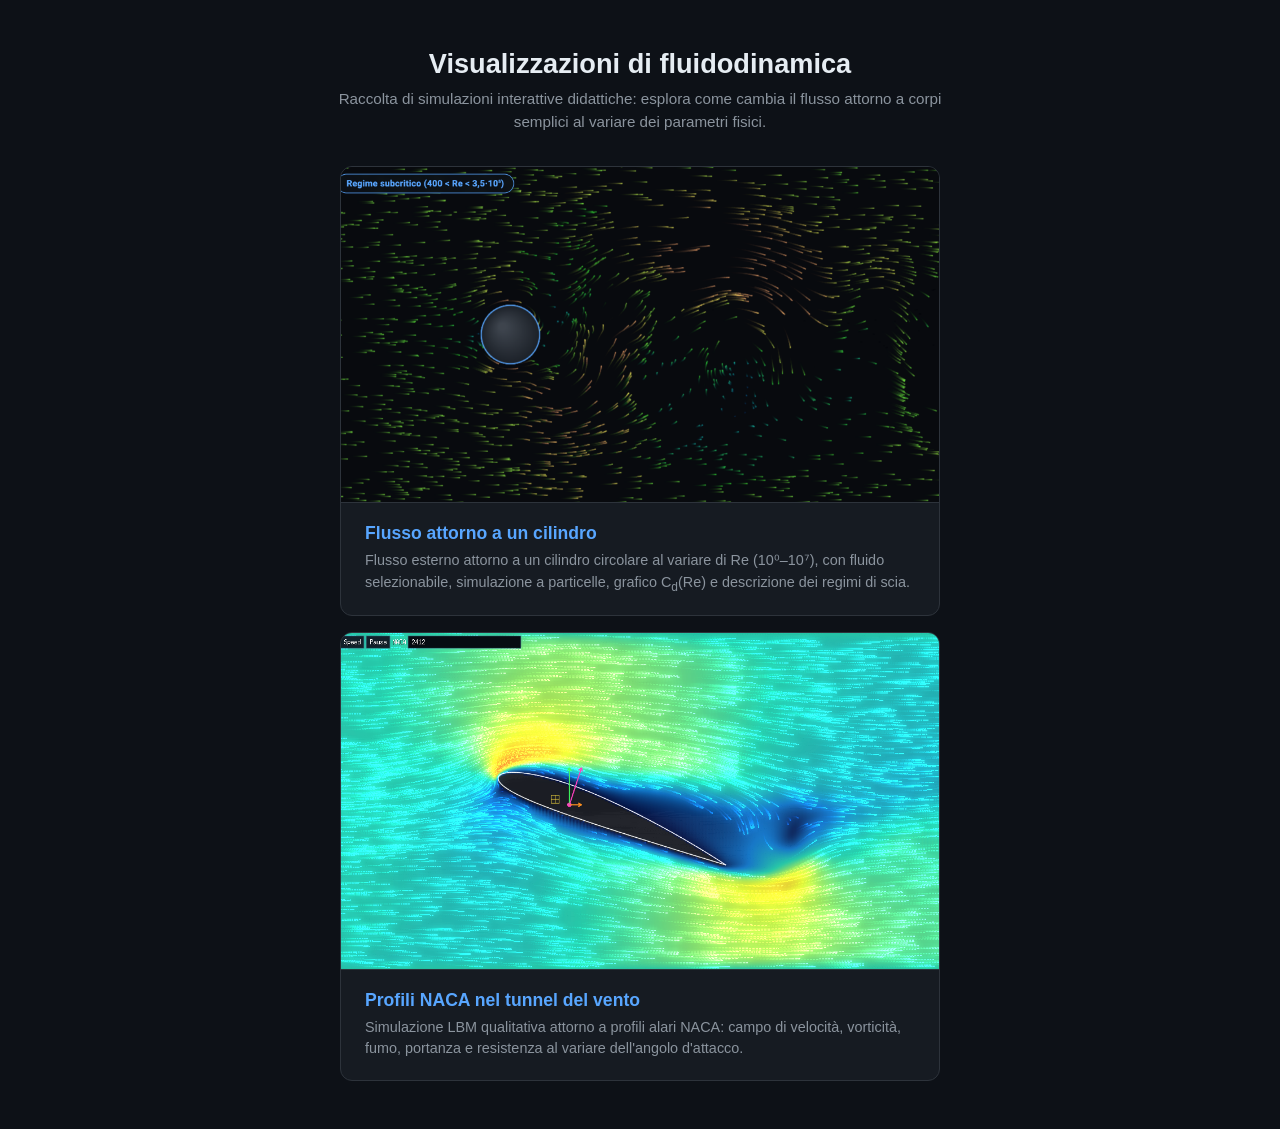
<file: index.html>
<!DOCTYPE html>
<html lang="it">
<head>
  <meta charset="UTF-8" />
  <meta name="viewport" content="width=device-width, initial-scale=1.0" />
  <title>Visualizzazioni di fluidodinamica</title>
  <style>
    :root {
      --bg: #0d1117;
      --panel: #161b22;
      --border: #2d333b;
      --text: #e6edf3;
      --muted: #8b949e;
      --accent: #58a6ff;
    }
    * { box-sizing: border-box; margin: 0; padding: 0; }
    body {
      background: var(--bg);
      color: var(--text);
      font-family: -apple-system, "Segoe UI", Roboto, Helvetica, Arial, sans-serif;
      min-height: 100vh;
      display: flex;
      flex-direction: column;
      align-items: center;
      padding: 48px 16px;
    }
    header { text-align: center; margin-bottom: 32px; max-width: 640px; }
    header h1 { font-size: 1.7rem; font-weight: 650; }
    header p { color: var(--muted); margin-top: 8px; font-size: 0.95rem; line-height: 1.5; }
    main { width: 100%; max-width: 600px; display: flex; flex-direction: column; gap: 16px; }
    a.project {
      display: block;
      background: var(--panel);
      border: 1px solid var(--border);
      border-radius: 12px;
      overflow: hidden;
      text-decoration: none;
      color: var(--text);
      transition: border-color 0.15s, transform 0.15s;
    }
    a.project:hover { border-color: var(--accent); transform: translateY(-2px); }
    a.project img {
      display: block;
      width: 100%;
      height: auto;
      aspect-ratio: 16 / 9;
      object-fit: cover;
      border-bottom: 1px solid var(--border);
    }
    a.project .project-body { padding: 20px 24px; }
    a.project h2 { font-size: 1.1rem; color: var(--accent); margin-bottom: 6px; }
    a.project p { color: var(--muted); font-size: 0.9rem; line-height: 1.5; }
  </style>
</head>
<body>
  <header>
    <h1>Visualizzazioni di fluidodinamica</h1>
    <p>
      Raccolta di simulazioni interattive didattiche: esplora come cambia il flusso
      attorno a corpi semplici al variare dei parametri fisici.
    </p>
  </header>

  <main>
    <a class="project" href="cilindro-reynolds/">
      <img src="cilindro-reynolds/_metadata/preview-image.png" alt="" loading="lazy" width="1920" height="1080" />
      <div class="project-body">
        <h2>Flusso attorno a un cilindro</h2>
        <p>Flusso esterno attorno a un cilindro circolare al variare di Re (10⁰–10⁷), con fluido selezionabile, simulazione a particelle, grafico C<sub>d</sub>(Re) e descrizione dei regimi di scia.</p>
      </div>
    </a>
    <a class="project" href="kutta-web/web/">
      <img src="kutta-web/_metadata/preview-image.png" alt="" loading="lazy" width="1920" height="1080" />
      <div class="project-body">
        <h2>Profili NACA nel tunnel del vento</h2>
        <p>Simulazione LBM qualitativa attorno a profili alari NACA: campo di velocità, vorticità, fumo, portanza e resistenza al variare dell'angolo d'attacco.</p>
      </div>
    </a>
  </main>
</body>
</html>
</file>
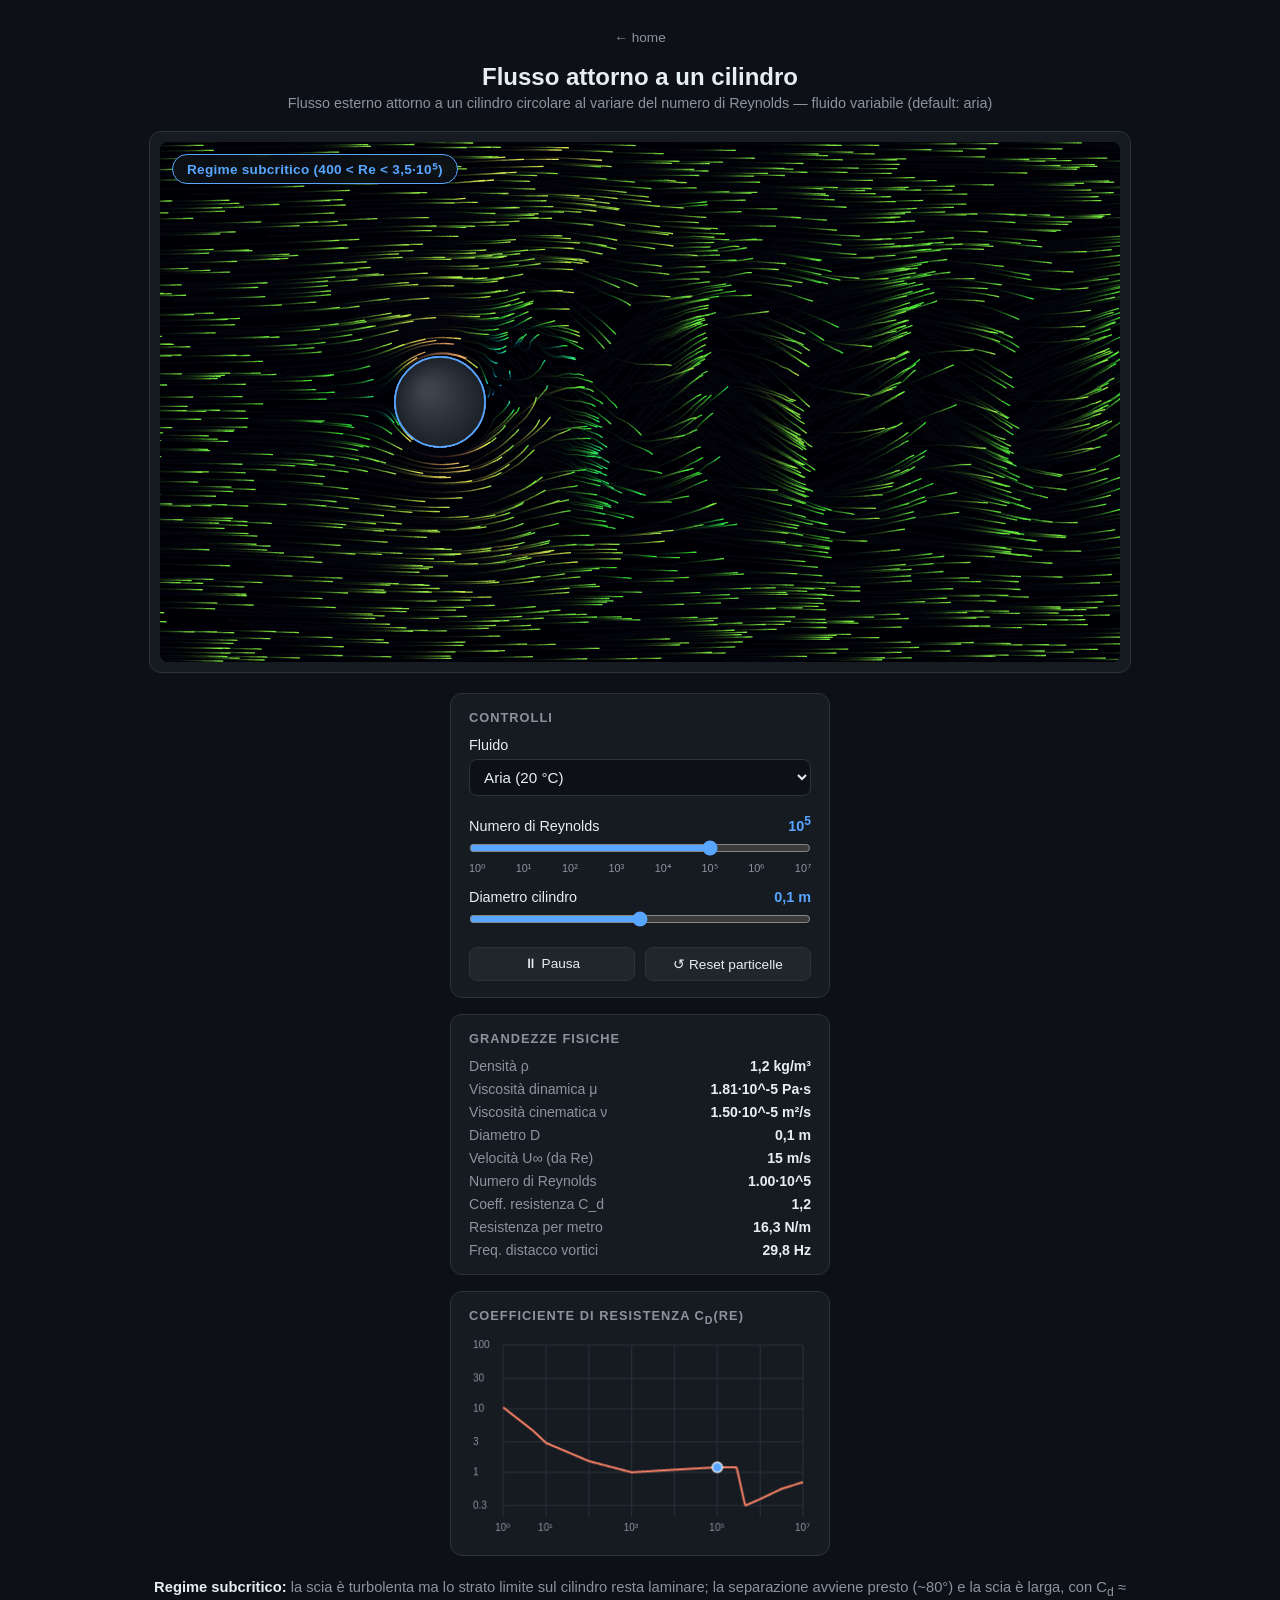
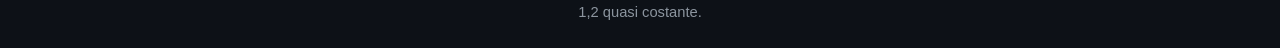
<file: cilindro-reynolds/index.html>
<!DOCTYPE html>
<html lang="it">
<head>
  <meta charset="UTF-8" />
  <meta name="viewport" content="width=device-width, initial-scale=1.0" />
  <title>Flusso attorno a un cilindro</title>
  <link rel="stylesheet" href="style.css" />
  <link rel="stylesheet" href="../site.css" />
</head>
<body>
  <header>
    <a class="home-link" href="../">← home</a>
    <h1>Flusso attorno a un cilindro</h1>
    <p class="subtitle">Flusso esterno attorno a un cilindro circolare al variare del numero di Reynolds — fluido variabile (default: aria)</p>
  </header>

  <main>
    <section class="viz-panel">
      <canvas id="flow" width="960" height="520"></canvas>
      <div class="regime-badge" id="regimeBadge">—</div>
    </section>

    <aside class="side-panel">
      <div class="card controls">
        <h2>Controlli</h2>

        <label for="fluidSelect">Fluido</label>
        <select id="fluidSelect"></select>

        <label for="reSlider">
          Numero di Reynolds
          <span class="value" id="reValue">10<sup>5</sup></span>
        </label>
        <input type="range" id="reSlider" min="0" max="7" step="0.01" value="5" />
        <div class="slider-scale">
          <span>10⁰</span><span>10¹</span><span>10²</span><span>10³</span>
          <span>10⁴</span><span>10⁵</span><span>10⁶</span><span>10⁷</span>
        </div>

        <label for="diamSlider">
          Diametro cilindro <span class="value" id="diamValue">0.10 m</span>
        </label>
        <input type="range" id="diamSlider" min="-2" max="0" step="0.01" value="-1" />

        <div class="btn-row">
          <button id="pauseBtn">⏸ Pausa</button>
          <button id="resetBtn">↺ Reset particelle</button>
        </div>
      </div>

      <div class="card readout">
        <h2>Grandezze fisiche</h2>
        <dl id="physReadout"></dl>
      </div>

      <div class="card">
        <h2>Coefficiente di resistenza C<sub>d</sub>(Re)</h2>
        <canvas id="cdChart" width="340" height="200"></canvas>
      </div>
    </aside>
  </main>

  <footer>
    <p id="regimeDescription"></p>
  </footer>

  <script src="app.js"></script>
</body>
</html>
</file>
<file: cilindro-reynolds/style.css>
:root {
  --bg: #0d1117;
  --panel: #161b22;
  --border: #2d333b;
  --text: #e6edf3;
  --muted: #8b949e;
  --accent: #58a6ff;
  --accent2: #f78166;
}

* { box-sizing: border-box; margin: 0; padding: 0; }

body {
  background: var(--bg);
  color: var(--text);
  font-family: -apple-system, "Segoe UI", Roboto, Helvetica, Arial, sans-serif;
  min-height: 100vh;
  display: flex;
  flex-direction: column;
  align-items: center;
  padding: 24px 16px;
}

header { text-align: center; margin-bottom: 20px; }
header h1 { font-size: 1.5rem; font-weight: 650; }
header .subtitle { color: var(--muted); font-size: 0.9rem; margin-top: 4px; }

main {
  display: flex;
  gap: 20px;
  flex-wrap: wrap;
  justify-content: center;
  align-items: flex-start;
  max-width: 1400px;
  width: 100%;
}

.viz-panel {
  position: relative;
  background: var(--panel);
  border: 1px solid var(--border);
  border-radius: 12px;
  padding: 10px;
  max-width: 100%;
}

#flow {
  display: block;
  border-radius: 8px;
  background: #05070c;
  max-width: 100%;
  height: auto;
}

.regime-badge {
  position: absolute;
  top: 22px;
  left: 22px;
  background: rgba(13, 17, 23, 0.85);
  border: 1px solid var(--accent);
  color: var(--accent);
  padding: 6px 14px;
  border-radius: 999px;
  font-size: 0.85rem;
  font-weight: 600;
  letter-spacing: 0.02em;
  backdrop-filter: blur(4px);
}

.side-panel {
  display: flex;
  flex-direction: column;
  gap: 16px;
  width: 380px;
  max-width: 100%;
}

.card {
  background: var(--panel);
  border: 1px solid var(--border);
  border-radius: 12px;
  padding: 16px 18px;
}

.card h2 {
  font-size: 0.8rem;
  text-transform: uppercase;
  letter-spacing: 0.08em;
  color: var(--muted);
  margin-bottom: 12px;
}

.controls label {
  display: flex;
  justify-content: space-between;
  align-items: baseline;
  font-size: 0.9rem;
  margin: 14px 0 6px;
  font-weight: 500;
}

.controls label:first-of-type { margin-top: 0; }

.controls .value {
  color: var(--accent);
  font-variant-numeric: tabular-nums;
  font-weight: 600;
}

select {
  width: 100%;
  background: #0d1117;
  color: var(--text);
  border: 1px solid var(--border);
  border-radius: 8px;
  padding: 8px 10px;
  font-size: 0.95rem;
  margin-bottom: 4px;
}

input[type="range"] {
  width: 100%;
  accent-color: var(--accent);
  cursor: pointer;
  touch-action: pan-y; /* il dito muove lo slider senza far scorrere la pagina in orizzontale */
}

.slider-scale {
  display: flex;
  justify-content: space-between;
  color: var(--muted);
  font-size: 0.68rem;
  margin-top: 2px;
  font-variant-numeric: tabular-nums;
}

.btn-row { display: flex; gap: 10px; margin-top: 16px; }

button {
  flex: 1;
  background: #21262d;
  color: var(--text);
  border: 1px solid var(--border);
  border-radius: 8px;
  padding: 8px 0;
  font-size: 0.85rem;
  cursor: pointer;
  transition: background 0.15s;
}
button:hover { background: #30363d; }

.readout dl {
  display: grid;
  grid-template-columns: 1fr auto;
  row-gap: 7px;
  font-size: 0.88rem;
}
.readout dt { color: var(--muted); }
.readout dd {
  text-align: right;
  font-variant-numeric: tabular-nums;
  font-weight: 550;
}

#cdChart { display: block; width: 100%; height: auto; }

footer {
  max-width: 980px;
  margin-top: 20px;
  text-align: center;
}
#regimeDescription {
  color: var(--muted);
  font-size: 0.92rem;
  line-height: 1.55;
}
#regimeDescription strong { color: var(--text); }

/* ---------- Mobile ---------- */
@media (max-width: 640px) {
  body { padding: 14px 10px; }

  header { margin-bottom: 14px; }
  header h1 { font-size: 1.15rem; }
  header .subtitle { font-size: 0.8rem; }

  main { gap: 14px; }

  .viz-panel {
    width: 100%;
    padding: 6px;
  }

  .regime-badge {
    top: 12px;
    left: 12px;
    font-size: 0.7rem;
    padding: 4px 10px;
    max-width: calc(100% - 24px);
  }

  .side-panel { width: 100%; }

  .card { padding: 14px; }

  /* 16px evita lo zoom automatico di iOS al focus */
  select { font-size: 1rem; padding: 10px 12px; }

  /* target touch più comodi */
  input[type="range"] { height: 34px; }
  button { padding: 12px 0; font-size: 0.9rem; }

  footer { margin-top: 14px; padding: 0 4px; }
}
</file>
<file: site.css>
/* Stili condivisi tra le pagine del sito (navigazione, ecc.) */

.home-link {
  display: inline-flex;
  align-items: center;
  gap: 0.3em;
  margin-bottom: 12px;
  padding: 5px 12px;
  border-radius: 6px;
  border: 1px solid transparent;
  color: var(--muted, #8b949e);
  font-size: 0.85rem;
  text-decoration: none;
  transition: color 0.15s, background 0.15s, border-color 0.15s;
}

.home-link:hover {
  color: var(--accent, #58a6ff);
  background: var(--panel, #161b22);
  border-color: var(--border, #2d333b);
}

.home-link:focus-visible {
  outline: 2px solid var(--accent, #58a6ff);
  outline-offset: 2px;
}
</file>
